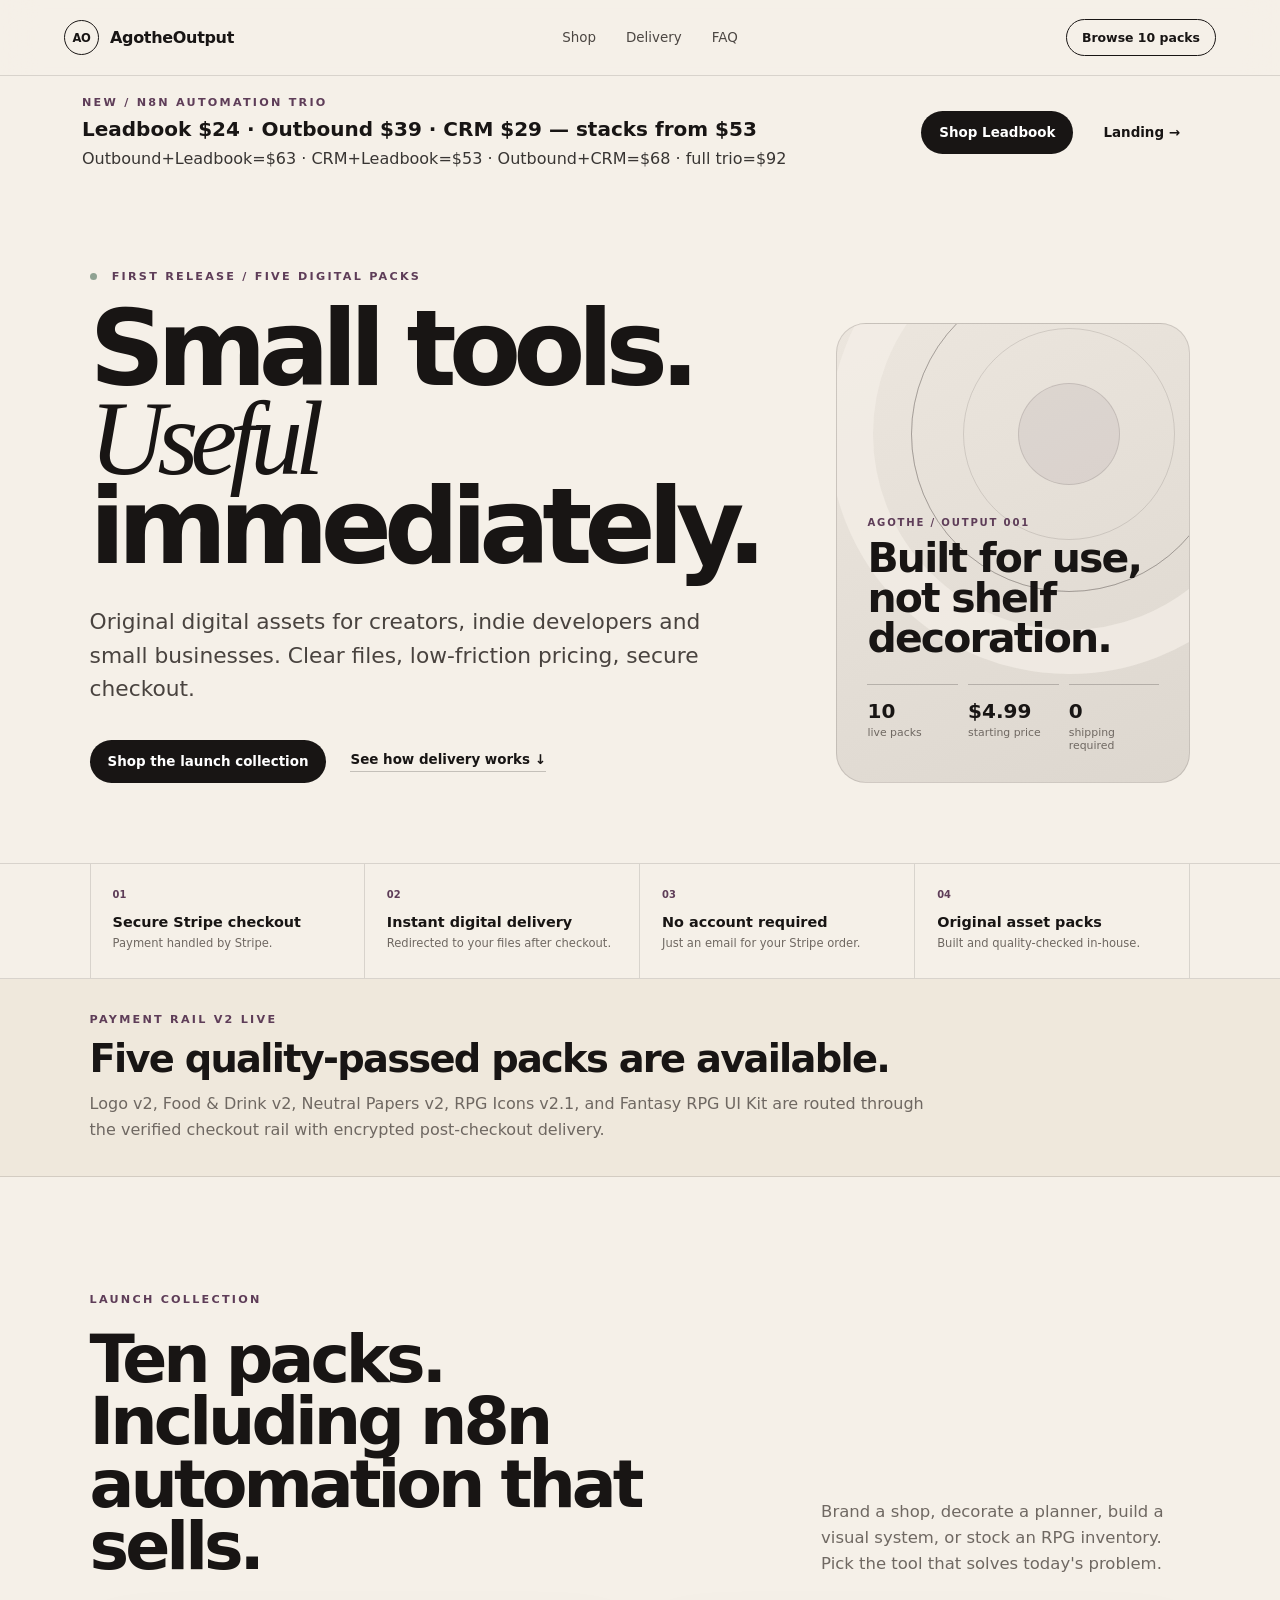
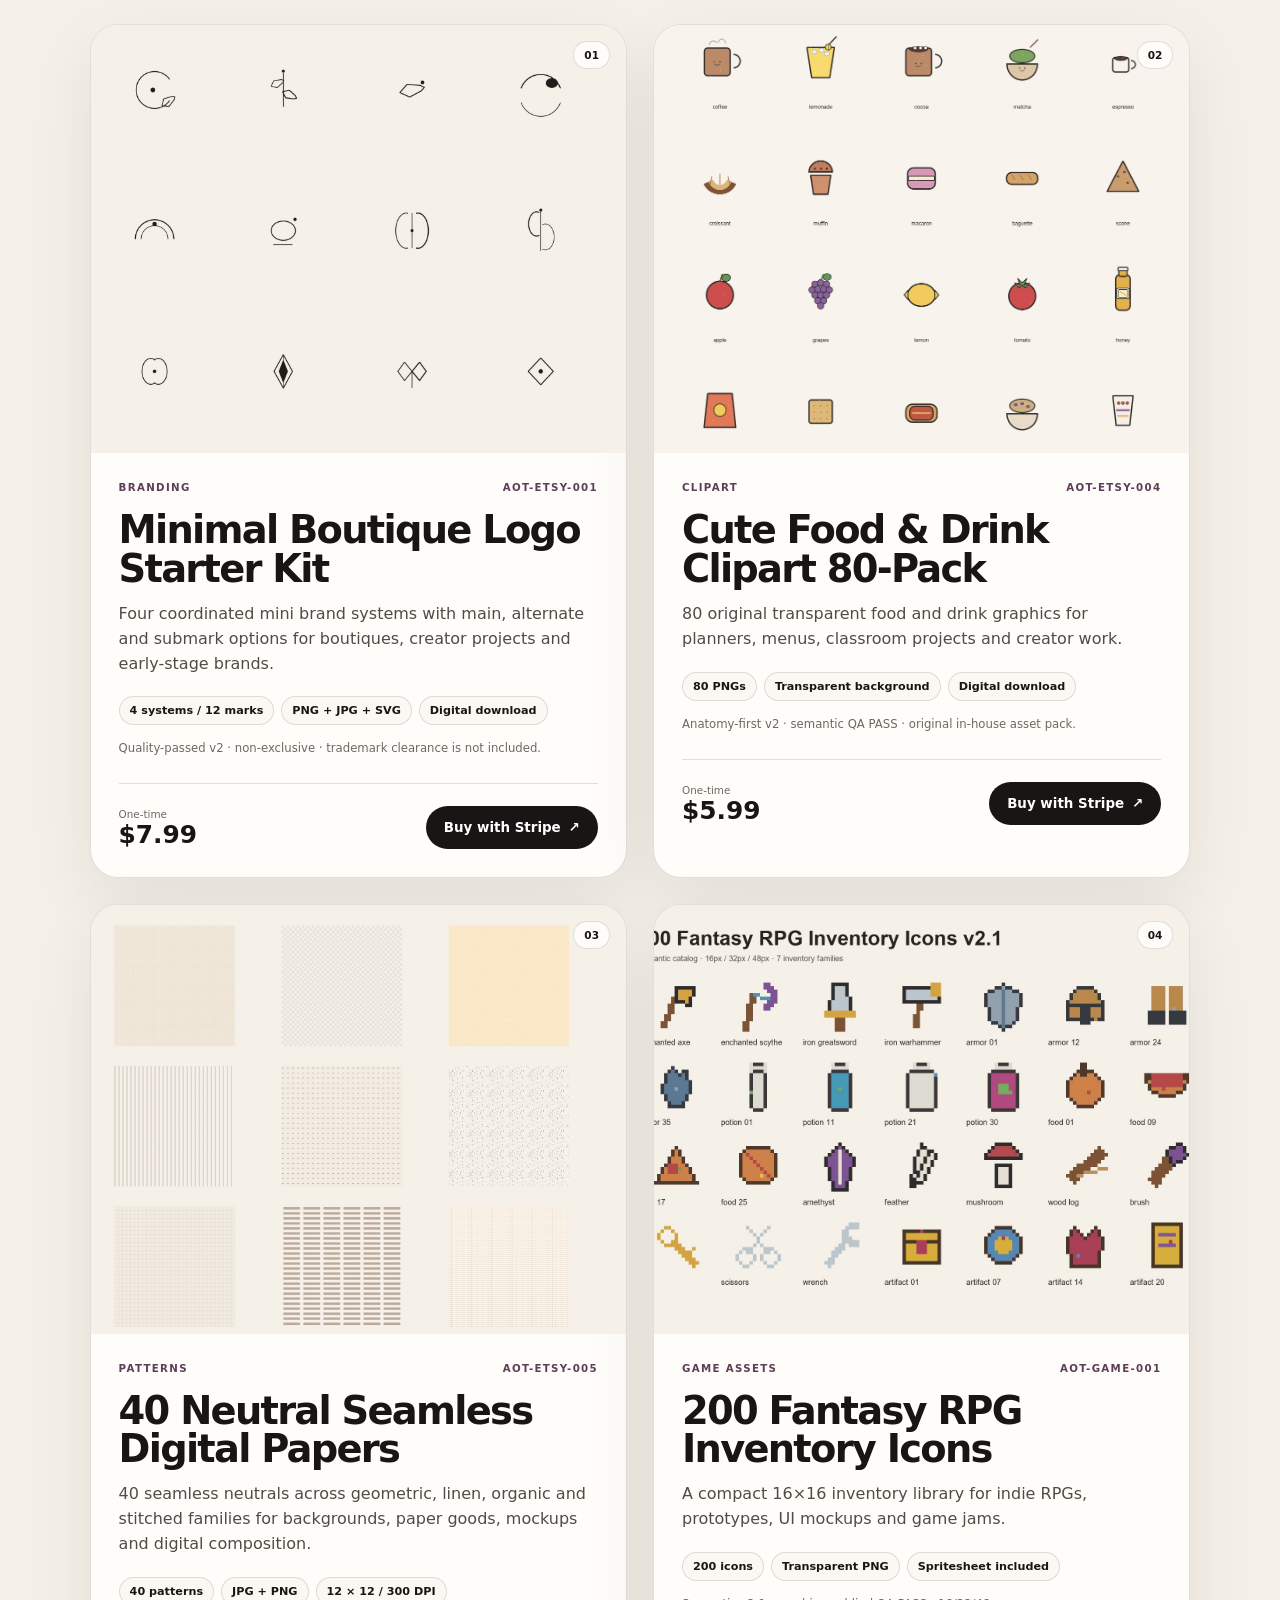
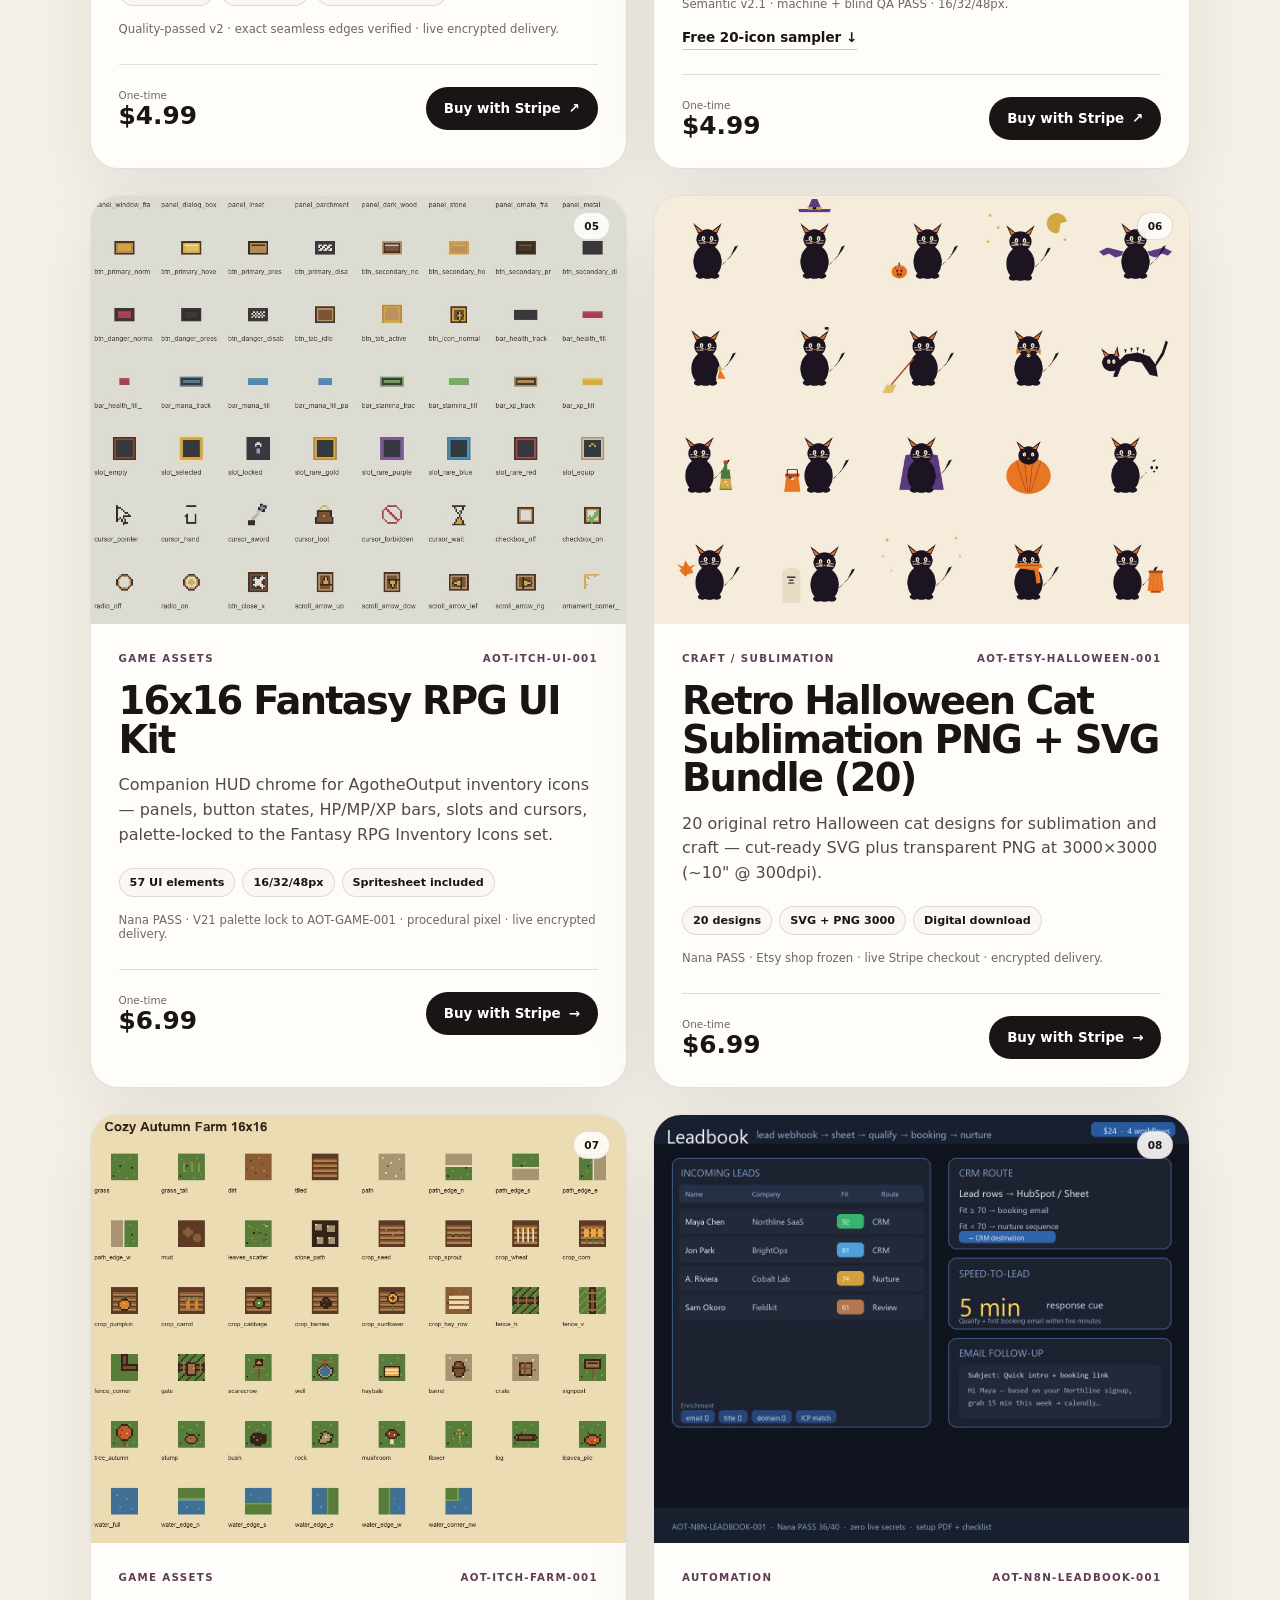
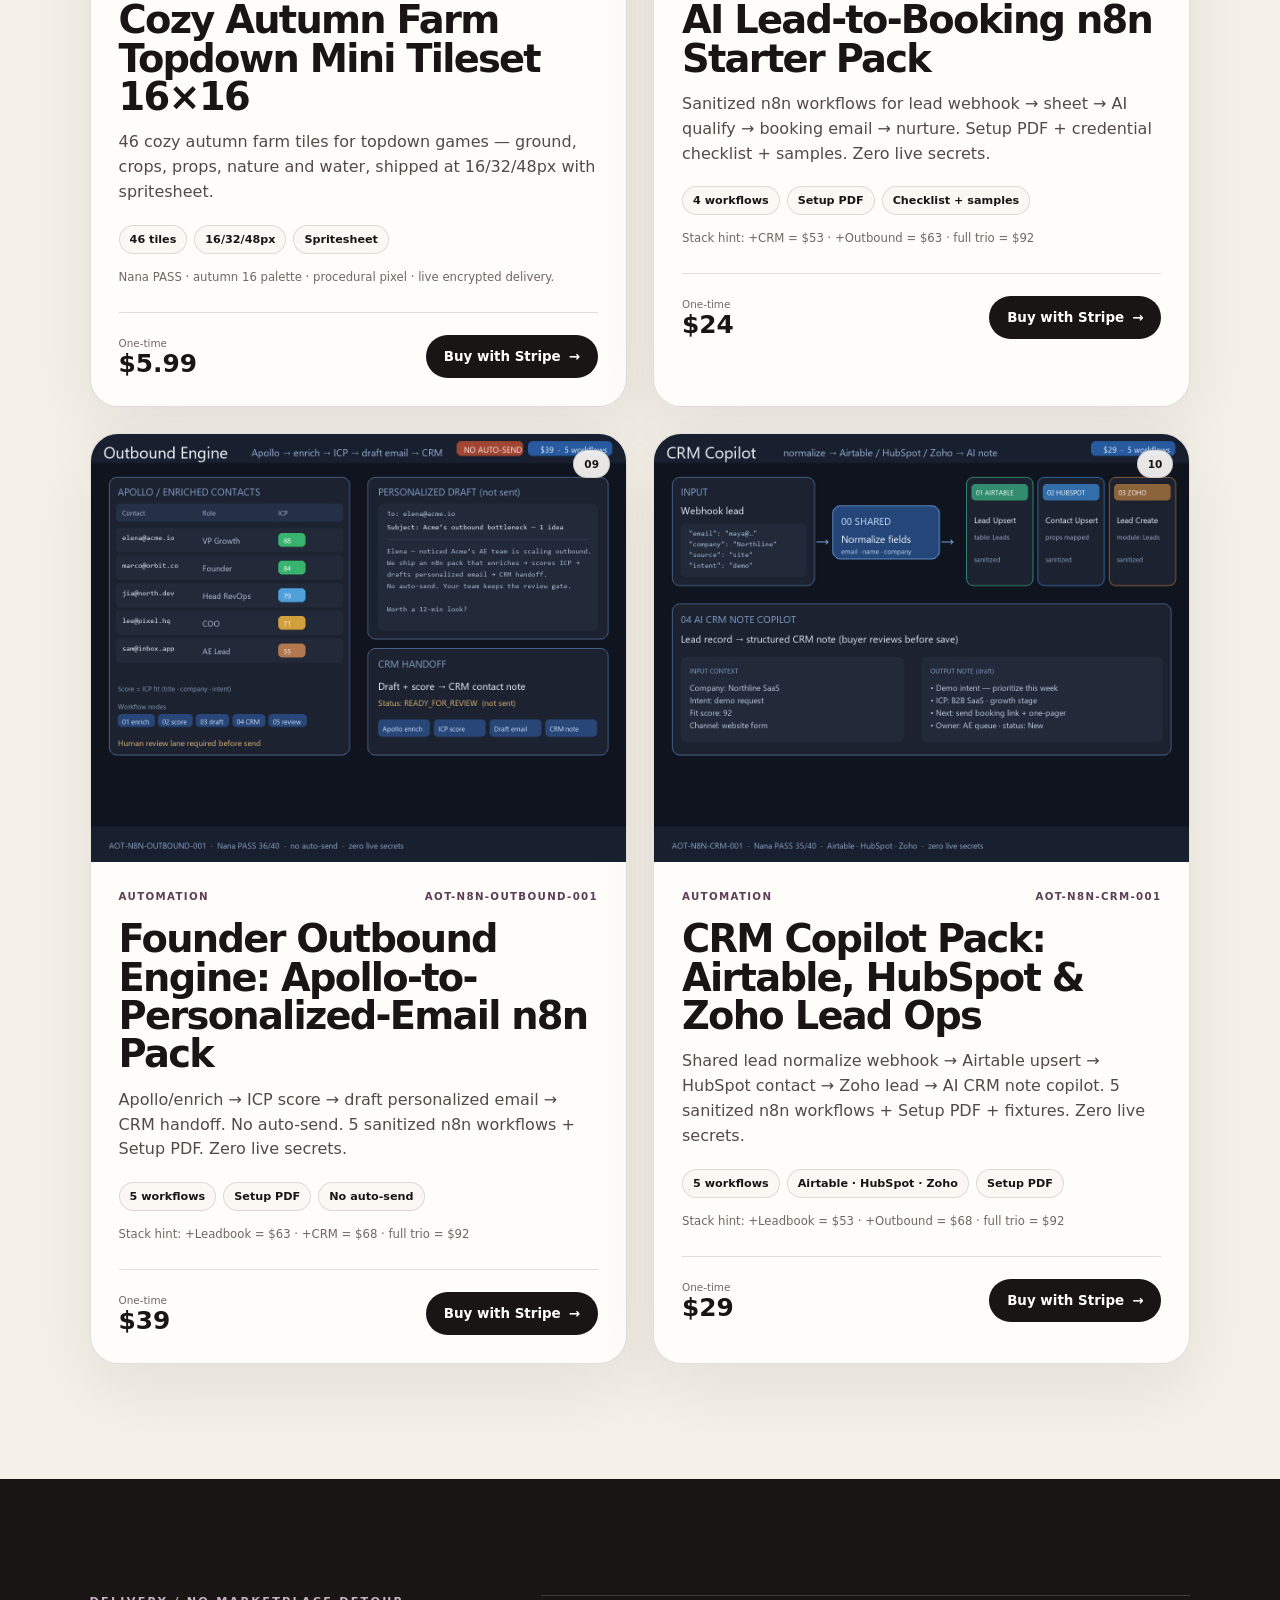
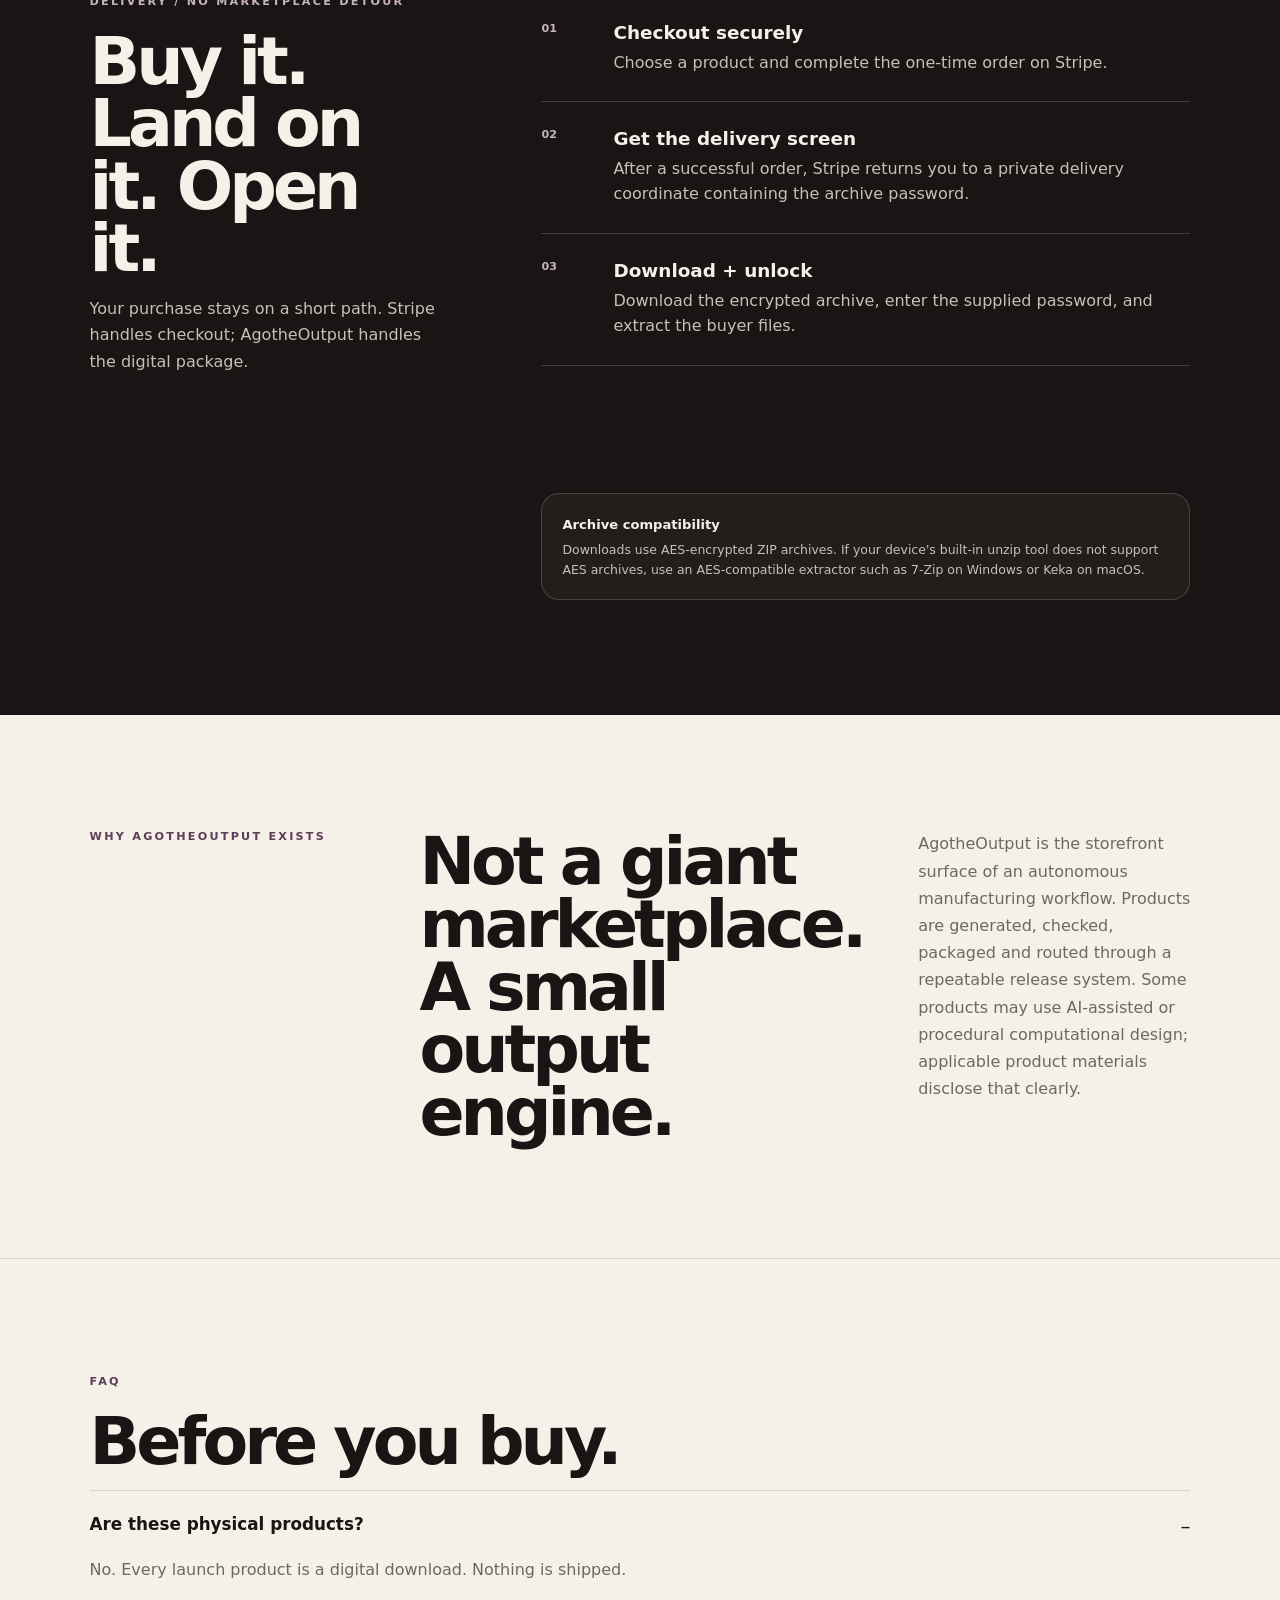
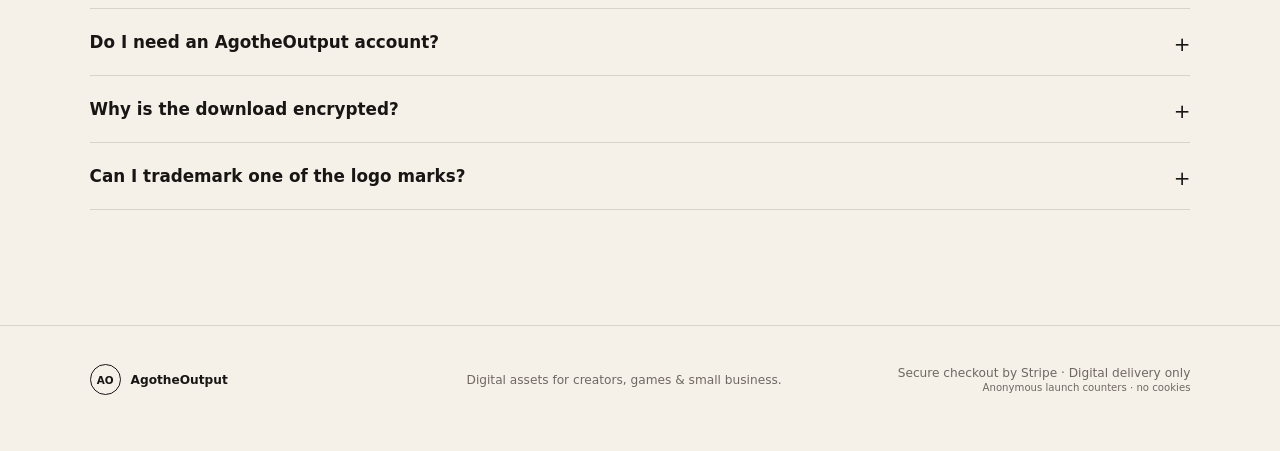
<file: index.html>
<!doctype html>
<html lang="en">
<head>
<meta charset="utf-8">
<meta name="viewport" content="width=device-width,initial-scale=1">
<title>AgotheOutput | n8n Automation Packs + Digital Assets (Leadbook, Outbound, CRM)</title>
<meta name="description" content="Buy AI Lead-to-Booking ($24), Founder Outbound Engine ($39), and CRM Copilot ($29) n8n packs — or stack Leadbook+CRM=$53, Outbound+Leadbook=$63, full trio=$92. Plus creator and game asset packs. Secure Stripe checkout.">
<meta name="theme-color" content="#f5f0e8">
<meta property="og:title" content="AgotheOutput — n8n Leadbook, Outbound & CRM packs from $24">
<meta property="og:description" content="Sell-ready n8n automation packs: Leadbook $24, Outbound $39, CRM $29. Stack from $53. Instant encrypted delivery via Stripe.">
<meta property="og:type" content="website">
<meta property="og:url" content="https://gtsgob.github.io/agotheoutput-store/">
<meta property="og:image" content="https://gtsgob.github.io/agotheoutput-store/assets/og.jpg">
<meta name="twitter:card" content="summary_large_image">
<meta name="twitter:title" content="AgotheOutput — n8n Leadbook, Outbound & CRM from $24">
<meta name="twitter:description" content="Leadbook $24 · Outbound $39 · CRM $29. Stacks from $53. Stripe checkout, encrypted delivery.">
<link rel="icon" href="data:image/svg+xml,<svg xmlns=%22http://www.w3.org/2000/svg%22 viewBox=%220 0 64 64%22><rect width=%2264%22 height=%2264%22 rx=%2232%22 fill=%22%23181514%22/><text x=%2232%22 y=%2239%22 text-anchor=%22middle%22 font-size=%2220%22 font-family=%22Arial%22 font-weight=%22700%22 fill=%22white%22>AO</text></svg>">
<link rel="stylesheet" href="styles.css?v=launch-3">
</head>
<body>
<header class="site-header">
  <a class="brand" href="#top" aria-label="AgotheOutput home"><span class="brand-mark">AO</span><span>AgotheOutput</span></a>
  <nav aria-label="Primary">
    <a href="#shop">Shop</a>
    <a href="#delivery">Delivery</a>
    <a href="#faq">FAQ</a>
  </nav>
  <a class="header-cta" href="#shop">Browse 10 packs</a>
</header>
<section style="max-width:1180px;margin:20px auto 0;padding:0 32px">
  <div class="note" style="display:flex;gap:24px;align-items:center;justify-content:space-between;flex-wrap:wrap">
    <div>
      <p class="eyebrow" style="margin-bottom:8px">NEW / N8N AUTOMATION TRIO</p>
      <strong style="font-size:1.25rem">Leadbook $24 · Outbound $39 · CRM $29 — stacks from $53</strong>
      <p style="margin:8px 0 0;opacity:.85">Outbound+Leadbook=$63 · CRM+Leadbook=$53 · Outbound+CRM=$68 · full trio=$92</p>
    </div>
    <div style="display:flex;gap:12px;flex-wrap:wrap">
      <a class="button button-dark" href="#aot-n8n-leadbook-001">Shop Leadbook</a>
      <a class="button" href="lead-to-booking.html">Landing →</a>
    </div>
  </div>
</section>


<main id="top">
  <section class="hero">
    <div class="hero-copy">
      <p class="eyebrow"><span class="dot"></span> FIRST RELEASE / FIVE DIGITAL PACKS</p>
      <h1>Small tools.<br><em>Useful</em> immediately.</h1>
      <p class="lede">Original digital assets for creators, indie developers and small businesses. Clear files, low-friction pricing, secure checkout.</p>
      <div class="hero-actions">
        <a class="button button-dark" href="#shop">Shop the launch collection</a>
        <a class="text-link" href="#delivery">See how delivery works <span>↓</span></a>
      </div>
    </div>
    <aside class="hero-panel" aria-label="Store promises">
      <div class="aperture" aria-hidden="true"><i></i><i></i><i></i></div>
      <div class="panel-copy">
        <p>AGOTHE / OUTPUT 001</p>
        <strong>Built for use,<br>not shelf decoration.</strong>
      </div>
      <dl>
        <div><dt>10</dt><dd>live packs</dd></div>
        <div><dt>$4.99</dt><dd>starting price</dd></div>
        <div><dt>0</dt><dd>shipping required</dd></div>
      </dl>
    </aside>
  </section>

  <section class="trust-rail" aria-label="Shopping benefits">
    <div><span>01</span><strong>Secure Stripe checkout</strong><small>Payment handled by Stripe.</small></div>
    <div><span>02</span><strong>Instant digital delivery</strong><small>Redirected to your files after checkout.</small></div>
    <div><span>03</span><strong>No account required</strong><small>Just an email for your Stripe order.</small></div>
    <div><span>04</span><strong>Original asset packs</strong><small>Built and quality-checked in-house.</small></div>
  </section>

  <section class="quality-banner" id="quality-refresh"><p class="eyebrow">PAYMENT RAIL V2 LIVE</p><h2>Five quality-passed packs are available.</h2><p>Logo v2, Food & Drink v2, Neutral Papers v2, RPG Icons v2.1, and Fantasy RPG UI Kit are routed through the verified checkout rail with encrypted post-checkout delivery.</p></section><section class="collection" id="shop">
    <div class="section-heading">
      <div><p class="eyebrow">LAUNCH COLLECTION</p><h2>Ten packs. Including n8n automation that sells.</h2></div>
      <p>Brand a shop, decorate a planner, build a visual system, or stock an RPG inventory. Pick the tool that solves today's problem.</p>
    </div>
    <div class="product-grid"><article class="product-card" id="aot-etsy-001" data-sku="AOT-ETSY-001">
      <a class="product-media" href="https://buy.stripe.com/bJe00b6bz7648Xw9uC0x20g" aria-label="Buy Minimal Boutique Logo Starter Kit">
        <img src="assets/previews/aot-etsy-001.jpg" alt="Minimal Boutique Logo Starter Kit preview" loading="eager">
        <span class="media-index">01</span>
      </a>
      <div class="product-body">
        <div class="product-topline"><span>Branding</span><span>AOT-ETSY-001</span></div>
        <h3>Minimal Boutique Logo Starter Kit</h3>
        <p class="product-desc">Four coordinated mini brand systems with main, alternate and submark options for boutiques, creator projects and early-stage brands.</p>
        <div class="chips"><span>4 systems / 12 marks</span><span>PNG + JPG + SVG</span><span>Digital download</span></div>
        <p class="product-note">Quality-passed v2 · non-exclusive · trademark clearance is not included.</p>
        <div class="purchase-row">
          <div><small>One-time</small><strong>$7.99</strong></div>
          <a class="button button-dark" href="https://buy.stripe.com/bJe00b6bz7648Xw9uC0x20g">Buy with Stripe <span aria-hidden="true">↗</span></a>
        </div>
      </div>
    </article><article class="product-card" id="aot-etsy-004" data-sku="AOT-ETSY-004">
      <a class="product-media" href="https://buy.stripe.com/bJe00b43raigehQayG0x20h" aria-label="Buy Cute Food & Drink Clipart 80-Pack">
        <img src="assets/previews/aot-etsy-004.jpg" alt="Cute Food & Drink Clipart 80-Pack preview" loading="eager">
        <span class="media-index">02</span>
      </a>
      <div class="product-body">
        <div class="product-topline"><span>Clipart</span><span>AOT-ETSY-004</span></div>
        <h3>Cute Food & Drink Clipart 80-Pack</h3>
        <p class="product-desc">80 original transparent food and drink graphics for planners, menus, classroom projects and creator work.</p>
        <div class="chips"><span>80 PNGs</span><span>Transparent background</span><span>Digital download</span></div>
        <p class="product-note">Anatomy-first v2 · semantic QA PASS · original in-house asset pack.</p>
        <div class="purchase-row">
          <div><small>One-time</small><strong>$5.99</strong></div>
          <a class="button button-dark" href="https://buy.stripe.com/bJe00b43raigehQayG0x20h">Buy with Stripe <span aria-hidden="true">↗</span></a>
        </div>
      </div>
    </article><article class="product-card" id="aot-etsy-005" data-sku="AOT-ETSY-005">
      <a class="product-media" href="https://buy.stripe.com/7sY28jgQd3TS2z8cGO0x20i" aria-label="Buy 40 Neutral Seamless Digital Papers">
        <img src="assets/previews/aot-etsy-005.jpg" alt="40 Neutral Seamless Digital Papers preview" loading="lazy">
        <span class="media-index">03</span>
      </a>
      <div class="product-body">
        <div class="product-topline"><span>Patterns</span><span>AOT-ETSY-005</span></div>
        <h3>40 Neutral Seamless Digital Papers</h3>
        <p class="product-desc">40 seamless neutrals across geometric, linen, organic and stitched families for backgrounds, paper goods, mockups and digital composition.</p>
        <div class="chips"><span>40 patterns</span><span>JPG + PNG</span><span>12 × 12 / 300 DPI</span></div>
        <p class="product-note">Quality-passed v2 · exact seamless edges verified · live encrypted delivery.</p>
        <div class="purchase-row">
          <div><small>One-time</small><strong>$4.99</strong></div>
          <a class="button button-dark" href="https://buy.stripe.com/7sY28jgQd3TS2z8cGO0x20i">Buy with Stripe <span aria-hidden="true">↗</span></a>
        </div>
      </div>
    </article><article class="product-card" id="aot-game-001" data-sku="AOT-GAME-001">
      <a class="product-media" href="https://buy.stripe.com/5kQcMXgQdcqo3DccGO0x20j" aria-label="Buy 200 Fantasy RPG Inventory Icons">
        <img src="assets/previews/aot-game-001.jpg" alt="200 Fantasy RPG Inventory Icons preview" loading="lazy">
        <span class="media-index">04</span>
      </a>
      <div class="product-body">
        <div class="product-topline"><span>Game assets</span><span>AOT-GAME-001</span></div>
        <h3>200 Fantasy RPG Inventory Icons</h3>
        <p class="product-desc">A compact 16×16 inventory library for indie RPGs, prototypes, UI mockups and game jams.</p>
        <div class="chips"><span>200 icons</span><span>Transparent PNG</span><span>Spritesheet included</span></div>
        <p class="product-note">Semantic v2.1 · machine + blind QA PASS · 16/32/48px.</p>
        <p><a class="text-link sampler-link" data-sampler="true" data-sku="AOT-GAME-001" href="https://github.com/gtsgob/agotheoutput-store/releases/download/delivery-v1/agotheoutput_rpg_icons_free_sampler_20.zip">Free 20-icon sampler ↓</a></p>
        <div class="purchase-row">
          <div><small>One-time</small><strong>$4.99</strong></div>
          <a class="button button-dark" href="https://buy.stripe.com/5kQcMXgQdcqo3DccGO0x20j">Buy with Stripe <span aria-hidden="true">↗</span></a>
        </div>
      </div>
    </article><article class="product-card" id="aot-itch-ui-001" data-sku="AOT-ITCH-UI-001">
      <a class="product-media" href="https://buy.stripe.com/bJebIT9nL7642z89uC0x20l" aria-label="Buy 16x16 Fantasy RPG UI Kit">
        <img src="assets/previews/aot-itch-ui-001.jpg" alt="16x16 Fantasy RPG UI Kit preview" loading="lazy">
        <span class="media-index">05</span>
      </a>
      <div class="product-body">
        <div class="product-topline"><span>Game assets</span><span>AOT-ITCH-UI-001</span></div>
        <h3>16x16 Fantasy RPG UI Kit</h3>
        <p class="product-desc">Companion HUD chrome for AgotheOutput inventory icons — panels, button states, HP/MP/XP bars, slots and cursors, palette-locked to the Fantasy RPG Inventory Icons set.</p>
        <div class="chips"><span>57 UI elements</span><span>16/32/48px</span><span>Spritesheet included</span></div>
        <p class="product-note">Nana PASS · V21 palette lock to AOT-GAME-001 · procedural pixel · live encrypted delivery.</p>
        <div class="purchase-row">
          <div><small>One-time</small><strong>$6.99</strong></div>
          <a class="button button-dark" href="https://buy.stripe.com/bJebIT9nL7642z89uC0x20l">Buy with Stripe <span aria-hidden="true">→</span></a>
        </div>
      </div>
    </article><article class="product-card" id="aot-etsy-halloween-001" data-sku="AOT-ETSY-HALLOWEEN-001">
      <a class="product-media" href="https://buy.stripe.com/eVq4gr57vgGE5Lk6iq0x20m" aria-label="Buy Retro Halloween Cat Sublimation PNG + SVG Bundle (20)">
        <img src="assets/previews/aot-etsy-halloween-001.jpg" alt="Retro Halloween Cat Sublimation PNG + SVG Bundle preview" loading="lazy">
        <span class="media-index">06</span>
      </a>
      <div class="product-body">
        <div class="product-topline"><span>Craft / Sublimation</span><span>AOT-ETSY-HALLOWEEN-001</span></div>
        <h3>Retro Halloween Cat Sublimation PNG + SVG Bundle (20)</h3>
        <p class="product-desc">20 original retro Halloween cat designs for sublimation and craft — cut-ready SVG plus transparent PNG at 3000×3000 (~10" @ 300dpi).</p>
        <div class="chips"><span>20 designs</span><span>SVG + PNG 3000</span><span>Digital download</span></div>
        <p class="product-note">Nana PASS · Etsy shop frozen · live Stripe checkout · encrypted delivery.</p>
        <div class="purchase-row">
          <div><small>One-time</small><strong>$6.99</strong></div>
          <a class="button button-dark" href="https://buy.stripe.com/eVq4gr57vgGE5Lk6iq0x20m">Buy with Stripe <span aria-hidden="true">→</span></a>
        </div>
      </div>
    </article><article class="product-card" id="aot-itch-farm-001" data-sku="AOT-ITCH-FARM-001">
      <a class="product-media" href="https://buy.stripe.com/8x2fZ96bz9ec8Xw36e0x20n" aria-label="Buy Cozy Autumn Farm Topdown Mini Tileset 16×16">
        <img src="assets/previews/aot-itch-farm-001.jpg" alt="Cozy Autumn Farm Topdown Mini Tileset 16×16 preview" loading="lazy">
        <span class="media-index">07</span>
      </a>
      <div class="product-body">
        <div class="product-topline"><span>Game assets</span><span>AOT-ITCH-FARM-001</span></div>
        <h3>Cozy Autumn Farm Topdown Mini Tileset 16×16</h3>
        <p class="product-desc">46 cozy autumn farm tiles for topdown games — ground, crops, props, nature and water, shipped at 16/32/48px with spritesheet.</p>
        <div class="chips"><span>46 tiles</span><span>16/32/48px</span><span>Spritesheet</span></div>
        <p class="product-note">Nana PASS · autumn 16 palette · procedural pixel · live encrypted delivery.</p>
        <div class="purchase-row">
          <div><small>One-time</small><strong>$5.99</strong></div>
          <a class="button button-dark" href="https://buy.stripe.com/8x2fZ96bz9ec8Xw36e0x20n">Buy with Stripe <span aria-hidden="true">→</span></a>
        </div>
      </div>
    </article><article class="product-card" id="aot-n8n-leadbook-001" data-sku="AOT-N8N-LEADBOOK-001">
      <a class="product-media" href="https://buy.stripe.com/28EaEPczX3TSc9I8qy0x20o" aria-label="Buy AI Lead-to-Booking n8n Starter Pack">
        <img src="assets/previews/aot-n8n-leadbook-001.jpg" alt="AI Lead-to-Booking n8n Starter Pack preview" loading="lazy">
        <span class="media-index">08</span>
      </a>
      <div class="product-body">
        <div class="product-topline"><span>Automation</span><span>AOT-N8N-LEADBOOK-001</span></div>
        <h3>AI Lead-to-Booking n8n Starter Pack</h3>
        <p class="product-desc">Sanitized n8n workflows for lead webhook → sheet → AI qualify → booking email → nurture. Setup PDF + credential checklist + samples. Zero live secrets.</p>
        <div class="chips"><span>4 workflows</span><span>Setup PDF</span><span>Checklist + samples</span></div>
        <p class="product-note">Stack hint: +CRM = $53 · +Outbound = $63 · full trio = $92</p>
        <div class="purchase-row">
          <div><small>One-time</small><strong>$24</strong></div>
          <a class="button button-dark" href="https://buy.stripe.com/28EaEPczX3TSc9I8qy0x20o">Buy with Stripe <span aria-hidden="true">→</span></a>
        </div>
      </div>
    </article><article class="product-card" id="aot-n8n-outbound-001" data-sku="AOT-N8N-OUTBOUND-001">
      <a class="product-media" href="https://buy.stripe.com/8x2bIT9nL1LKa1AfT00x20p" aria-label="Buy Founder Outbound Engine: Apollo-to-Personalized-Email n8n Pack">
        <img src="assets/previews/aot-n8n-outbound-001.jpg" alt="Founder Outbound Engine: Apollo-to-Personalized-Email n8n Pack preview" loading="lazy">
        <span class="media-index">09</span>
      </a>
      <div class="product-body">
        <div class="product-topline"><span>Automation</span><span>AOT-N8N-OUTBOUND-001</span></div>
        <h3>Founder Outbound Engine: Apollo-to-Personalized-Email n8n Pack</h3>
        <p class="product-desc">Apollo/enrich → ICP score → draft personalized email → CRM handoff. No auto-send. 5 sanitized n8n workflows + Setup PDF. Zero live secrets.</p>
        <div class="chips"><span>5 workflows</span><span>Setup PDF</span><span>No auto-send</span></div>
        <p class="product-note">Stack hint: +Leadbook = $63 · +CRM = $68 · full trio = $92</p>
        <div class="purchase-row">
          <div><small>One-time</small><strong>$39</strong></div>
          <a class="button button-dark" href="https://buy.stripe.com/8x2bIT9nL1LKa1AfT00x20p">Buy with Stripe <span aria-hidden="true">→</span></a>
        </div>
      </div>
    </article><article class="product-card" id="aot-n8n-crm-001" data-sku="AOT-N8N-CRM-001">
      <a class="product-media" href="https://buy.stripe.com/8x28wH9nLeywflUeOW0x20q" aria-label="Buy CRM Copilot Pack: Airtable, HubSpot & Zoho Lead Ops">
        <img src="assets/previews/aot-n8n-crm-001.jpg" alt="CRM Copilot Pack: Airtable, HubSpot & Zoho Lead Ops preview" loading="lazy">
        <span class="media-index">10</span>
      </a>
      <div class="product-body">
        <div class="product-topline"><span>Automation</span><span>AOT-N8N-CRM-001</span></div>
        <h3>CRM Copilot Pack: Airtable, HubSpot & Zoho Lead Ops</h3>
        <p class="product-desc">Shared lead normalize webhook → Airtable upsert → HubSpot contact → Zoho lead → AI CRM note copilot. 5 sanitized n8n workflows + Setup PDF + fixtures. Zero live secrets.</p>
        <div class="chips"><span>5 workflows</span><span>Airtable · HubSpot · Zoho</span><span>Setup PDF</span></div>
        <p class="product-note">Stack hint: +Leadbook = $53 · +Outbound = $68 · full trio = $92</p>
        <div class="purchase-row">
          <div><small>One-time</small><strong>$29</strong></div>
          <a class="button button-dark" href="https://buy.stripe.com/8x28wH9nLeywflUeOW0x20q">Buy with Stripe <span aria-hidden="true">→</span></a>
        </div>
      </div>
    </article></div>
  </section>

  <section class="delivery" id="delivery">
    <div class="delivery-intro">
      <p class="eyebrow">DELIVERY / NO MARKETPLACE DETOUR</p>
      <h2>Buy it. Land on it. Open it.</h2>
      <p>Your purchase stays on a short path. Stripe handles checkout; AgotheOutput handles the digital package.</p>
    </div>
    <ol class="steps">
      <li><span>01</span><div><strong>Checkout securely</strong><p>Choose a product and complete the one-time order on Stripe.</p></div></li>
      <li><span>02</span><div><strong>Get the delivery screen</strong><p>After a successful order, Stripe returns you to a private delivery coordinate containing the archive password.</p></div></li>
      <li><span>03</span><div><strong>Download + unlock</strong><p>Download the encrypted archive, enter the supplied password, and extract the buyer files.</p></div></li>
    </ol>
    <div class="compatibility">
      <strong>Archive compatibility</strong>
      <p>Downloads use AES-encrypted ZIP archives. If your device's built-in unzip tool does not support AES archives, use an AES-compatible extractor such as 7-Zip on Windows or Keka on macOS.</p>
    </div>
  </section>

  <section class="system-note">
    <p class="eyebrow">WHY AGOTHEOUTPUT EXISTS</p>
    <div><h2>Not a giant marketplace.<br>A small output engine.</h2>
    <p>AgotheOutput is the storefront surface of an autonomous manufacturing workflow. Products are generated, checked, packaged and routed through a repeatable release system. Some products may use AI-assisted or procedural computational design; applicable product materials disclose that clearly.</p></div>
  </section>

  <section class="faq" id="faq">
    <div class="section-heading compact"><div><p class="eyebrow">FAQ</p><h2>Before you buy.</h2></div></div>
    <details open><summary>Are these physical products?</summary><p>No. Every launch product is a digital download. Nothing is shipped.</p></details>
    <details><summary>Do I need an AgotheOutput account?</summary><p>No. Checkout is handled by Stripe and currently only requires the information Stripe requests for the order.</p></details>
    <details><summary>Why is the download encrypted?</summary><p>The public file host stores an encrypted archive. The archive password is delivered only through the successful post-checkout route.</p></details>
    <details><summary>Can I trademark one of the logo marks?</summary><p>The logo starter kit is sold as non-exclusive premade artwork. Trademark clearance and exclusivity are not included.</p></details>
  </section>
</main>

<footer class="site-footer">
  <div><span class="brand-mark small">AO</span><strong>AgotheOutput</strong></div>
  <p>Digital assets for creators, games & small business.</p>
  <p>Secure checkout by Stripe · Digital delivery only<br><small>Anonymous launch counters · no cookies</small></p>
</footer>
<script src="analytics.js?v=ao-analytics-2" defer></script>
</body>
</html>
</file>
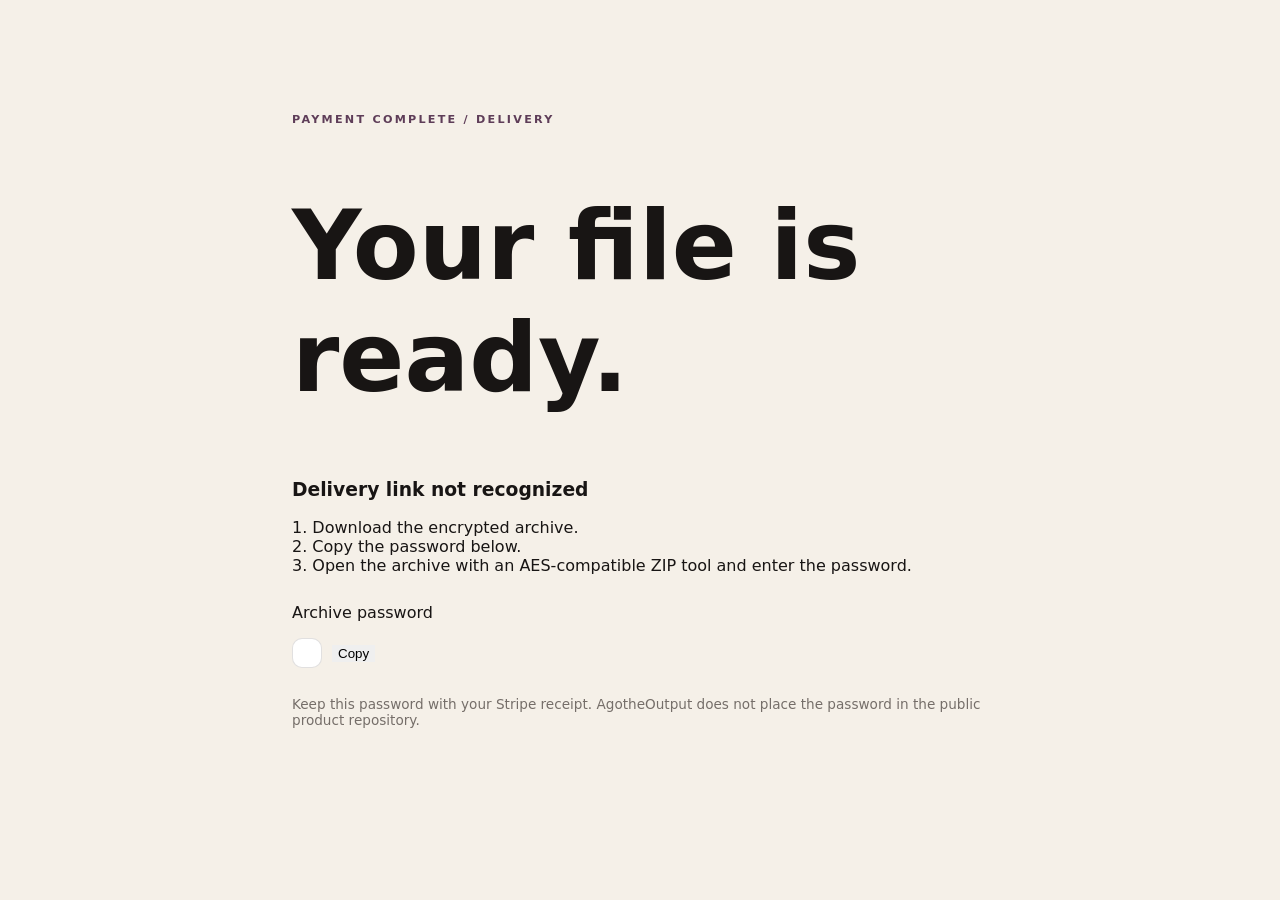
<file: delivery.html>
<!doctype html>
<html lang="en"><head><meta charset="utf-8"><meta name="viewport" content="width=device-width,initial-scale=1">
<meta name="robots" content="noindex,nofollow"><title>Your AgotheOutput download</title><link rel="stylesheet" href="styles.css?v=launch-3"></head>
<body><main style="max-width:760px;margin:9vh auto;padding:32px">
<p class="eyebrow">PAYMENT COMPLETE / DELIVERY</p><h1 style="font-size:clamp(3rem,8vw,6rem)">Your file is ready.</h1>
<div class="note" style="margin-top:36px">
<h3 id="product">Loading purchase…</h3>
<p>1. Download the encrypted archive.<br>2. Copy the password below.<br>3. Open the archive with an AES-compatible ZIP tool and enter the password.</p>
<p><a id="download" class="buy" href="#">Download encrypted archive</a></p>
<p style="margin-top:28px">Archive password</p>
<div style="display:flex;gap:10px;align-items:center"><code id="key" style="font-size:1.05rem;padding:14px;border:1px solid var(--line);background:#fff;border-radius:10px;word-break:break-all"></code>
<button id="copy" class="buy" style="border:0;cursor:pointer">Copy</button></div>
<p style="font-size:.85rem;color:#756e69;margin-top:28px">Keep this password with your Stripe receipt. AgotheOutput does not place the password in the public product repository.</p>
</div></main>
<script>
const catalog={"AOT-ETSY-001": {"name": "Minimal Boutique Logo Starter Kit", "url": "https://github.com/gtsgob/agotheoutput-store/releases/download/delivery-v1/agotheoutput_logo_starter_kit.aes.zip", "asset": "agotheoutput_logo_starter_kit.aes.zip"}, "AOT-ETSY-004": {"name": "Cute Food & Drink Clipart 80-Pack", "url": "https://github.com/gtsgob/agotheoutput-store/releases/download/delivery-v1/agotheoutput_food_clipart_80.aes.zip", "asset": "agotheoutput_food_clipart_80.aes.zip"}, "AOT-ETSY-005": {"name": "40 Neutral Seamless Digital Papers", "url": "https://github.com/gtsgob/agotheoutput-store/releases/download/delivery-v1/agotheoutput_neutral_digital_papers_40.aes.zip", "asset": "agotheoutput_neutral_digital_papers_40.aes.zip"}, "AOT-GAME-001": {"name": "200 Fantasy RPG Inventory Icons", "url": "https://github.com/gtsgob/agotheoutput-store/releases/download/delivery-v1/agotheoutput_fantasy_rpg_icons_200.aes.zip", "asset": "agotheoutput_fantasy_rpg_icons_200.aes.zip"}, "AOT-ITCH-UI-001": {"name": "16x16 Fantasy RPG UI Kit", "url": "https://github.com/gtsgob/agotheoutput-store/releases/download/delivery-v1/agotheoutput_fantasy_rpg_ui_kit_16.aes.zip", "asset": "agotheoutput_fantasy_rpg_ui_kit_16.aes.zip"}, "AOT-ETSY-HALLOWEEN-001": {"name": "Retro Halloween Cat Sublimation PNG + SVG Bundle (20)", "url": "https://github.com/gtsgob/agotheoutput-store/releases/download/delivery-v1/agotheoutput_retro_halloween_cat_bundle_20.aes.zip", "asset": "agotheoutput_retro_halloween_cat_bundle_20.aes.zip"}, "AOT-ITCH-FARM-001": {"name": "Cozy Autumn Farm Topdown Mini Tileset 16×16", "url": "https://github.com/gtsgob/agotheoutput-store/releases/download/delivery-v1/agotheoutput_cozy_autumn_farm_tileset_16.aes.zip", "asset": "agotheoutput_cozy_autumn_farm_tileset_16.aes.zip"}, "AOT-N8N-LEADBOOK-001": {"name": "AI Lead-to-Booking n8n Starter Pack", "url": "https://github.com/gtsgob/agotheoutput-store/releases/download/delivery-v1/agotheoutput_n8n_leadbook_starter.aes.zip", "asset": "agotheoutput_n8n_leadbook_starter.aes.zip"}, "AOT-N8N-OUTBOUND-001": {"name": "Founder Outbound Engine: Apollo-to-Personalized-Email n8n Pack", "url": "https://github.com/gtsgob/agotheoutput-store/releases/download/delivery-v1/agotheoutput_n8n_outbound_engine.aes.zip", "asset": "agotheoutput_n8n_outbound_engine.aes.zip"}, "AOT-N8N-CRM-001": {"name": "CRM Copilot Pack: Airtable, HubSpot & Zoho Lead Ops", "url": "https://github.com/gtsgob/agotheoutput-store/releases/download/delivery-v1/agotheoutput_n8n_crm_copilot.aes.zip", "asset": "agotheoutput_n8n_crm_copilot.aes.zip"}};
const sku=new URLSearchParams(location.search).get('sku');
const key=decodeURIComponent((location.hash||'').replace(/^#k=/,''));
const item=catalog[sku];
if(item){
 document.getElementById('product').textContent=item.name;
 document.getElementById('download').href=item.url;
 document.getElementById('key').textContent=key||'Password missing. Contact seller with your Stripe receipt.';
} else {
 document.getElementById('product').textContent='Delivery link not recognized';
 document.getElementById('download').style.display='none';
}
document.getElementById('copy').onclick=()=>navigator.clipboard.writeText(document.getElementById('key').textContent);
</script></body></html>
</file>
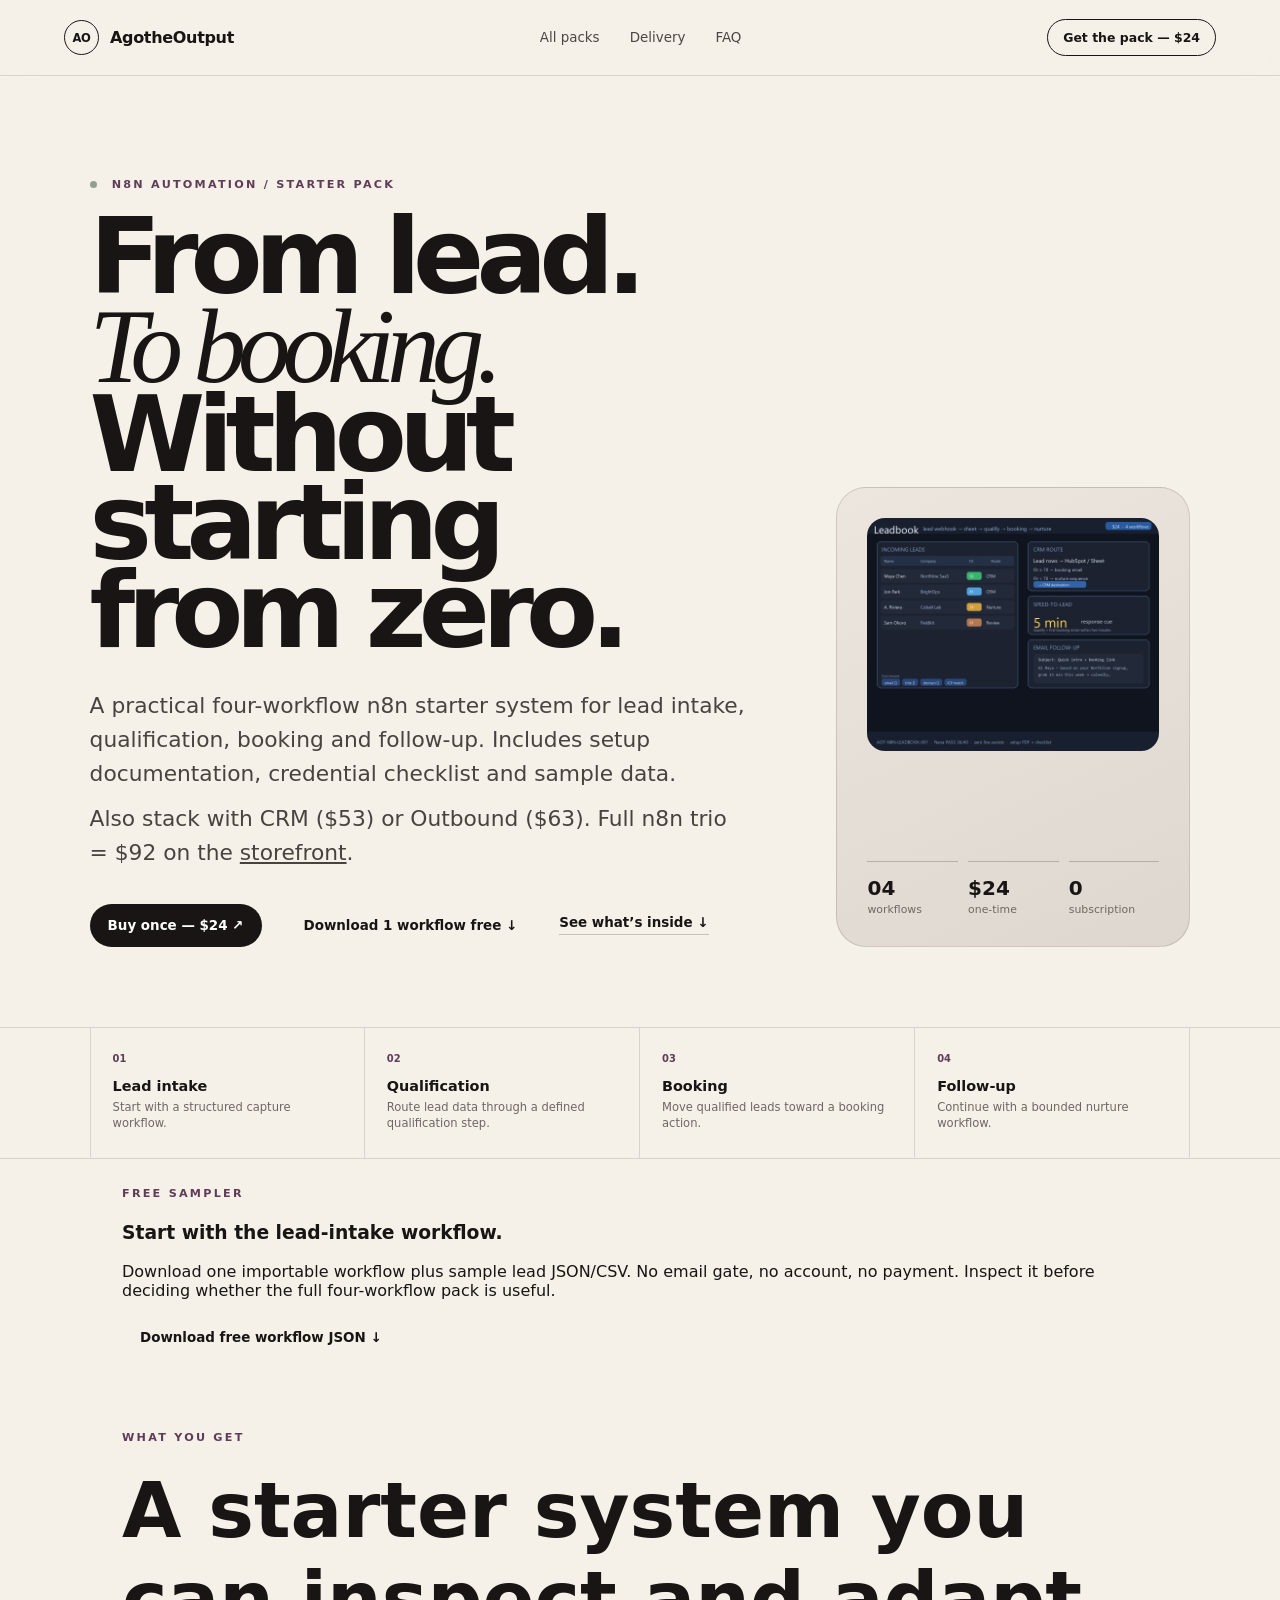
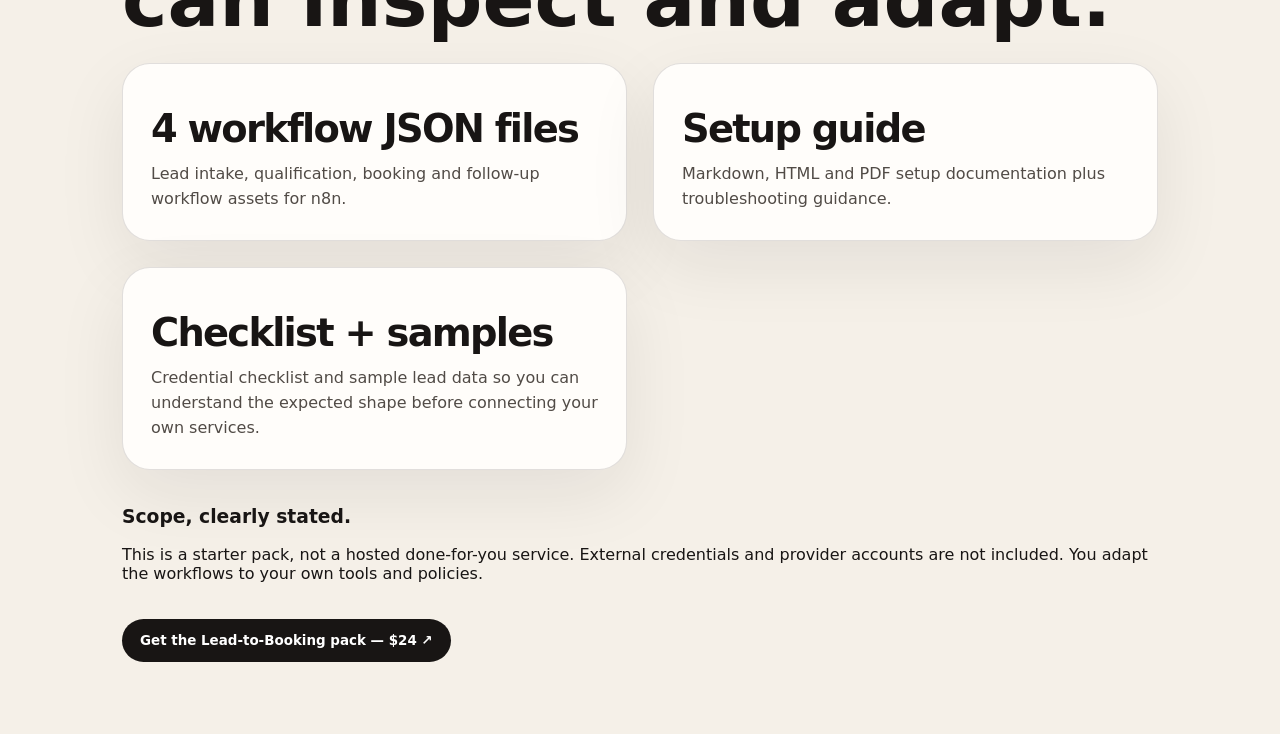
<file: lead-to-booking.html>
<!doctype html>
<html lang="en">
<head>
<meta charset="utf-8">
<meta name="viewport" content="width=device-width,initial-scale=1">
<title>AI Lead-to-Booking n8n Starter Pack | AgotheOutput</title>
<meta name="description" content="Four importable n8n workflow templates for lead intake, qualification, booking and follow-up, plus setup guide, checklist and sample data. One-time $24.">
<link rel="canonical" href="https://gtsgob.github.io/agotheoutput-store/lead-to-booking.html">
<meta property="og:title" content="AI Lead-to-Booking n8n Starter Pack — $24">
<meta property="og:description" content="4 n8n workflows + setup guide + checklist + samples. Built for founders and small teams who want a practical lead-to-booking starting point.">
<meta property="og:image" content="https://gtsgob.github.io/agotheoutput-store/assets/previews/aot-n8n-leadbook-001.jpg">
<meta property="og:url" content="https://gtsgob.github.io/agotheoutput-store/lead-to-booking.html">
<meta name="twitter:card" content="summary_large_image">
<link rel="stylesheet" href="styles.css?v=launch-3">
<script type="application/ld+json">
{"@context":"https://schema.org","@type":"Product","name":"AI Lead-to-Booking n8n Starter Pack","description":"Four importable n8n workflow templates for lead intake, qualification, booking and follow-up, plus setup guide, checklist and sample data.","image":"https://gtsgob.github.io/agotheoutput-store/assets/previews/aot-n8n-leadbook-001.jpg","sku":"AOT-N8N-LEADBOOK-001","offers":{"@type":"Offer","priceCurrency":"USD","price":"24.00","availability":"https://schema.org/InStock","url":"https://buy.stripe.com/28EaEPczX3TSc9I8qy0x20o"}}
</script>
</head>
<body>
<header class="site-header">
<a class="brand" href="index.html"><span class="brand-mark">AO</span><span>AgotheOutput</span></a>
<nav><a href="index.html#shop">All packs</a><a href="index.html#delivery">Delivery</a><a href="index.html#faq">FAQ</a></nav>
<a class="header-cta" href="https://buy.stripe.com/28EaEPczX3TSc9I8qy0x20o">Get the pack — $24</a>
</header>
<main>
<section class="hero">
<div class="hero-copy">
<p class="eyebrow"><span class="dot"></span> N8N AUTOMATION / STARTER PACK</p>
<h1>From lead.<br><em>To booking.</em><br>Without starting from zero.</h1>
<p class="lede">A practical four-workflow n8n starter system for lead intake, qualification, booking and follow-up. Includes setup documentation, credential checklist and sample data.</p>
<p class="lede" style="margin-top:12px">Also stack with CRM ($53) or Outbound ($63). Full n8n trio = $92 on the <a href="index.html#aot-n8n-leadbook-001">storefront</a>.</p>
<div class="hero-actions">
<a class="button button-dark" href="https://buy.stripe.com/28EaEPczX3TSc9I8qy0x20o">Buy once — $24 ↗</a>
<a class="button" href="downloads/lead-intake-sampler/01_lead_intake.json" download>Download 1 workflow free ↓</a>
<a class="text-link" href="#inside">See what’s inside ↓</a>
</div>
</div>
<aside class="hero-panel">
<img src="assets/previews/aot-n8n-leadbook-001.jpg" alt="AI Lead-to-Booking n8n Starter Pack preview" style="width:100%;border-radius:18px">
<dl><div><dt>04</dt><dd>workflows</dd></div><div><dt>$24</dt><dd>one-time</dd></div><div><dt>0</dt><dd>subscription</dd></div></dl>
</aside>
</section>
<section class="trust-rail">
<div><span>01</span><strong>Lead intake</strong><small>Start with a structured capture workflow.</small></div>
<div><span>02</span><strong>Qualification</strong><small>Route lead data through a defined qualification step.</small></div>
<div><span>03</span><strong>Booking</strong><small>Move qualified leads toward a booking action.</small></div>
<div><span>04</span><strong>Follow-up</strong><small>Continue with a bounded nurture workflow.</small></div>
</section>
<section style="max-width:1100px;margin:0 auto;padding:28px 32px 0">
<div class="note">
<p class="eyebrow">FREE SAMPLER</p>
<h3>Start with the lead-intake workflow.</h3>
<p>Download one importable workflow plus sample lead JSON/CSV. No email gate, no account, no payment. Inspect it before deciding whether the full four-workflow pack is useful.</p>
<a class="button" href="downloads/lead-intake-sampler/01_lead_intake.json" download>Download free workflow JSON ↓</a>
</div>
</section>
<section id="inside" style="max-width:1100px;margin:0 auto;padding:72px 32px">
<p class="eyebrow">WHAT YOU GET</p>
<h2 style="font-size:clamp(2.5rem,6vw,5rem);margin:.25em 0">A starter system you can inspect and adapt.</h2>
<div class="product-grid">
<article class="product-card"><div class="product-body"><h3>4 workflow JSON files</h3><p class="product-desc">Lead intake, qualification, booking and follow-up workflow assets for n8n.</p></div></article>
<article class="product-card"><div class="product-body"><h3>Setup guide</h3><p class="product-desc">Markdown, HTML and PDF setup documentation plus troubleshooting guidance.</p></div></article>
<article class="product-card"><div class="product-body"><h3>Checklist + samples</h3><p class="product-desc">Credential checklist and sample lead data so you can understand the expected shape before connecting your own services.</p></div></article>
</div>
<div class="note" style="margin-top:36px">
<h3>Scope, clearly stated.</h3>
<p>This is a starter pack, not a hosted done-for-you service. External credentials and provider accounts are not included. You adapt the workflows to your own tools and policies.</p>
</div>
<div style="margin-top:36px">
<a class="button button-dark" href="https://buy.stripe.com/28EaEPczX3TSc9I8qy0x20o">Get the Lead-to-Booking pack — $24 ↗</a>
</div>
</section>
</main>
<script src="analytics.js"></script>
</body>
</html>
</file>
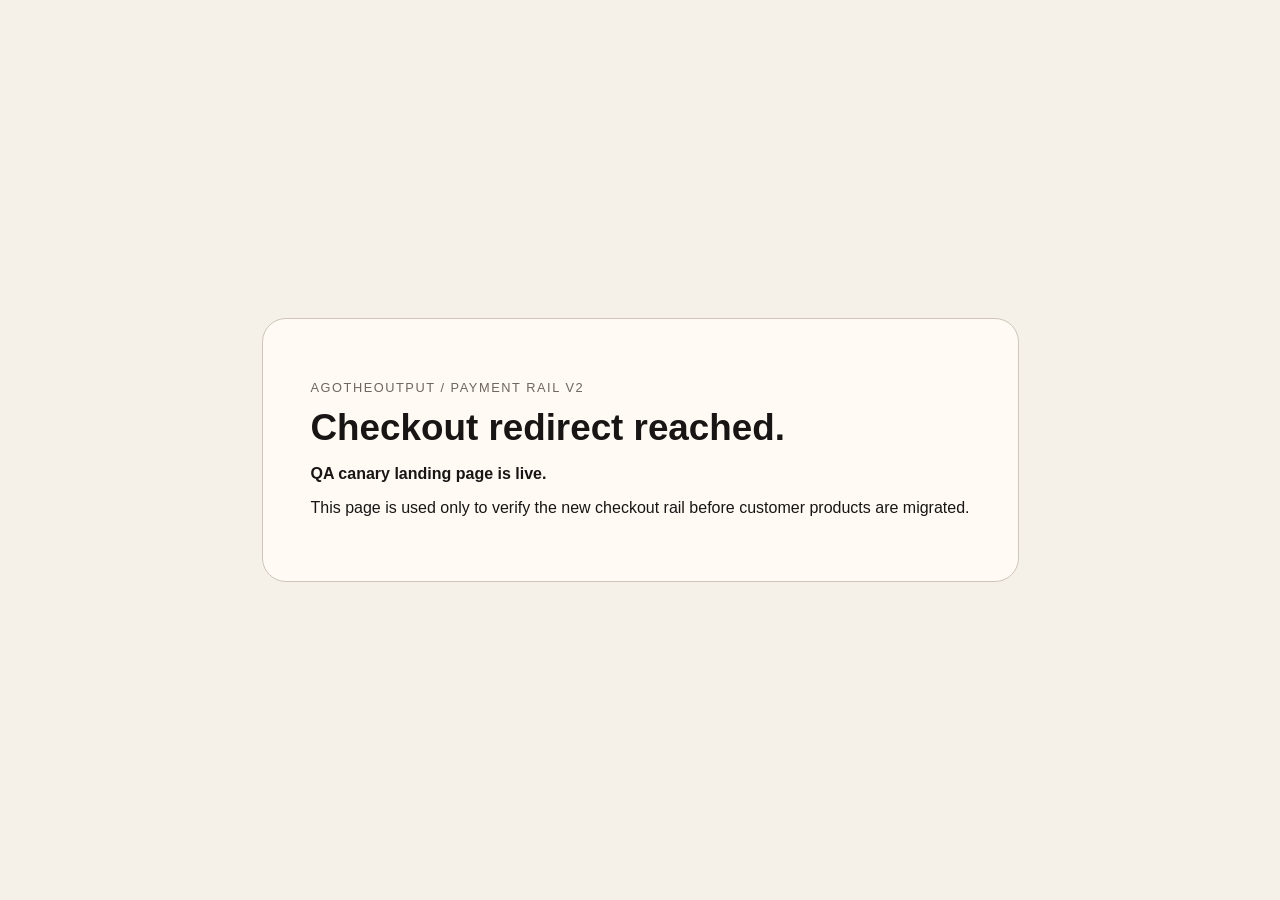
<file: payment-rail-v2-qa.html>
<!doctype html><html><head><meta charset="utf-8"><meta name="viewport" content="width=device-width,initial-scale=1"><title>AgotheOutput Payment Rail v2 QA</title><style>body{font-family:Arial,sans-serif;background:#f5f0e8;color:#181514;margin:0;display:grid;place-items:center;min-height:100vh}.card{max-width:700px;padding:48px;border:1px solid #cfc5b9;background:#fffaf4;border-radius:24px}h1{font-size:2.3rem;margin:.2em 0}.eyebrow{letter-spacing:.12em;font-size:.8rem;color:#6e665f}.ok{font-weight:700}</style></head><body><main class="card"><p class="eyebrow">AGOTHEOUTPUT / PAYMENT RAIL V2</p><h1>Checkout redirect reached.</h1><p class="ok">QA canary landing page is live.</p><p>This page is used only to verify the new checkout rail before customer products are migrated.</p></main></body></html>
</file>
<file: styles.css>
:root{
  --ink:#181514;--paper:#f5f0e8;--paper-2:#ebe4da;--sage:#8fa292;--plum:#5e3d58;
  --white:#fffdfa;--muted:#6f6862;--line:rgba(24,21,20,.13);--line-strong:rgba(24,21,20,.22);
  --shadow:0 24px 70px rgba(24,21,20,.08)
}
*{box-sizing:border-box}html{scroll-behavior:smooth}body{margin:0;background:var(--paper);color:var(--ink);font-family:Inter,ui-sans-serif,system-ui,-apple-system,BlinkMacSystemFont,"Segoe UI",sans-serif;-webkit-font-smoothing:antialiased}
a{color:inherit}.site-header{height:76px;padding:0 clamp(20px,5vw,76px);display:flex;align-items:center;justify-content:space-between;gap:26px;position:sticky;top:0;z-index:40;background:rgba(245,240,232,.88);backdrop-filter:blur(18px);border-bottom:1px solid var(--line)}
.brand{display:flex;align-items:center;gap:11px;text-decoration:none;font-weight:800;letter-spacing:-.02em}.brand-mark{width:35px;height:35px;border:1px solid var(--ink);border-radius:50%;display:grid;place-items:center;font-size:.72rem;font-weight:900}.brand-mark.small{width:31px;height:31px;font-size:.65rem}
.site-header nav{display:flex;gap:30px}.site-header nav a{text-decoration:none;font-size:.84rem;color:#4c4743}.site-header nav a:hover{text-decoration:underline;text-underline-offset:5px}.header-cta{font-size:.78rem;font-weight:800;text-decoration:none;border:1px solid var(--ink);border-radius:999px;padding:10px 15px}
.hero{min-height:690px;padding:clamp(64px,8vw,120px) clamp(20px,7vw,108px) 80px;display:grid;grid-template-columns:minmax(0,1.3fr) minmax(340px,.7fr);gap:clamp(45px,7vw,120px);align-items:end;border-bottom:1px solid var(--line)}
.eyebrow{font-size:.7rem;letter-spacing:.2em;font-weight:850;margin:0 0 22px;color:var(--plum)}.dot{display:inline-block;width:7px;height:7px;background:var(--sage);border-radius:50%;margin-right:9px}
.hero h1{font-size:clamp(4.25rem,8.2vw,8.6rem);line-height:.84;letter-spacing:-.075em;margin:0;max-width:1080px;font-weight:850}.hero h1 em{font-family:Georgia,"Times New Roman",serif;font-weight:400}.lede{font-size:clamp(1.05rem,1.7vw,1.4rem);max-width:690px;line-height:1.55;margin:34px 0 0;color:#49433f}
.hero-actions{display:flex;align-items:center;gap:24px;margin-top:34px;flex-wrap:wrap}.button{display:inline-flex;align-items:center;justify-content:center;gap:8px;text-decoration:none;border-radius:999px;padding:14px 18px;font-weight:800;font-size:.84rem;transition:transform .18s ease,opacity .18s ease}.button:hover{transform:translateY(-2px)}.button-dark{background:var(--ink);color:#fff}.text-link{font-size:.84rem;font-weight:750;text-decoration:none;border-bottom:1px solid var(--line-strong);padding-bottom:4px}
.hero-panel{min-height:460px;border:1px solid var(--line);border-radius:30px;padding:30px;position:relative;overflow:hidden;background:linear-gradient(155deg,#ece6de 0%,#ddd7cf 100%);display:flex;flex-direction:column;justify-content:space-between}.aperture{position:absolute;right:-120px;top:-130px;width:480px;height:480px;border-radius:50%;border:44px solid rgba(245,240,232,.7)}.aperture:before,.aperture:after,.aperture i{content:"";position:absolute;inset:38px;border-radius:50%;border:1px solid rgba(24,21,20,.12)}.aperture:after{inset:90px}.aperture i:nth-child(1){inset:145px;background:rgba(94,61,88,.08)}.panel-copy{position:relative;z-index:2;margin-top:auto}.panel-copy p{font-size:.63rem;letter-spacing:.18em;font-weight:800;color:var(--plum)}.panel-copy strong{font-size:clamp(2rem,3.2vw,3.4rem);line-height:.98;letter-spacing:-.045em}.hero-panel dl{position:relative;z-index:2;display:grid;grid-template-columns:repeat(3,1fr);gap:10px;margin:26px 0 0}.hero-panel dl div{padding-top:14px;border-top:1px solid var(--line-strong)}.hero-panel dt{font-size:1.25rem;font-weight:850}.hero-panel dd{font-size:.68rem;margin:3px 0 0;color:var(--muted)}
.trust-rail{display:grid;grid-template-columns:repeat(4,1fr);border-bottom:1px solid var(--line);padding:0 clamp(20px,7vw,108px)}.trust-rail div{padding:25px 22px 27px;border-right:1px solid var(--line)}.trust-rail div:first-child{border-left:1px solid var(--line)}.trust-rail span{display:block;font-size:.62rem;color:var(--plum);font-weight:800;margin-bottom:14px}.trust-rail strong{display:block;font-size:.9rem}.trust-rail small{display:block;color:var(--muted);font-size:.72rem;margin-top:5px;line-height:1.4}
.collection,.delivery,.system-note,.faq{padding:clamp(74px,9vw,135px) clamp(20px,7vw,108px)}.section-heading{display:grid;grid-template-columns:1fr minmax(300px,.55fr);gap:60px;align-items:end;margin-bottom:46px}.section-heading h2,.delivery h2,.system-note h2{font-size:clamp(2.9rem,5.2vw,5.7rem);line-height:.94;letter-spacing:-.06em;margin:0}.section-heading>p{font-size:1.03rem;line-height:1.6;color:var(--muted);margin:0}.section-heading.compact{grid-template-columns:1fr;margin-bottom:18px}
.product-grid{display:grid;grid-template-columns:repeat(2,minmax(0,1fr));gap:26px}.product-card{border:1px solid var(--line);border-radius:28px;overflow:hidden;background:var(--white);box-shadow:var(--shadow)}.product-media{display:block;position:relative;background:#efe9df;overflow:hidden}.product-media img{display:block;width:100%;aspect-ratio:1.25/1;object-fit:cover;transition:transform .45s cubic-bezier(.2,.75,.2,1)}.product-media:hover img{transform:scale(1.025)}.media-index{position:absolute;top:16px;right:16px;background:rgba(255,253,250,.9);backdrop-filter:blur(10px);border:1px solid var(--line);border-radius:999px;padding:7px 10px;font-size:.66rem;font-weight:850}
.product-body{padding:28px}.product-topline{display:flex;justify-content:space-between;gap:15px;font-size:.64rem;text-transform:uppercase;letter-spacing:.13em;font-weight:800;color:var(--plum)}.product-card h3{font-size:clamp(1.8rem,3vw,3rem);line-height:1;letter-spacing:-.045em;margin:18px 0 14px}.product-desc{line-height:1.55;color:#514b46;margin:0;max-width:650px}.chips{display:flex;flex-wrap:wrap;gap:7px;margin-top:20px}.chips span{border:1px solid var(--line);border-radius:999px;padding:7px 10px;font-size:.7rem;font-weight:700;background:#fbf8f3}.product-note{font-size:.73rem;color:var(--muted);margin:16px 0 0}.purchase-row{display:flex;justify-content:space-between;align-items:end;gap:20px;margin-top:28px;padding-top:22px;border-top:1px solid var(--line)}.purchase-row small{display:block;color:var(--muted);font-size:.65rem}.purchase-row strong{font-size:1.55rem}
.delivery{background:var(--ink);color:var(--paper);display:grid;grid-template-columns:minmax(300px,.7fr) minmax(0,1.3fr);gap:clamp(55px,8vw,130px)}.delivery .eyebrow{color:#c7b2c3}.delivery-intro>p:last-child{color:#c8c0b7;line-height:1.65;max-width:560px}.steps{list-style:none;margin:0;padding:0}.steps li{display:grid;grid-template-columns:50px 1fr;gap:22px;padding:26px 0;border-top:1px solid rgba(245,240,232,.18)}.steps li:last-child{border-bottom:1px solid rgba(245,240,232,.18)}.steps>li>span{font-size:.7rem;color:#c7b2c3;font-weight:800}.steps strong{font-size:1.15rem}.steps p{margin:8px 0 0;color:#c8c0b7;line-height:1.55}.compatibility{grid-column:2;padding:20px;border:1px solid rgba(245,240,232,.18);border-radius:18px;background:rgba(245,240,232,.04)}.compatibility strong{font-size:.82rem}.compatibility p{font-size:.78rem;line-height:1.55;color:#c8c0b7;margin:7px 0 0}
.system-note{display:grid;grid-template-columns:.35fr 1fr;gap:60px;border-bottom:1px solid var(--line)}.system-note>div{display:grid;grid-template-columns:.95fr 1fr;gap:55px}.system-note>div>p{font-size:1rem;line-height:1.7;color:var(--muted);margin:0}
.faq details{border-top:1px solid var(--line);padding:0}.faq details:last-child{border-bottom:1px solid var(--line)}.faq summary{cursor:pointer;list-style:none;padding:23px 0;font-weight:800;font-size:1.05rem}.faq summary::-webkit-details-marker{display:none}.faq summary:after{content:"+";float:right;font-size:1.25rem;font-weight:400}.faq details[open] summary:after{content:"–"}.faq details p{max-width:760px;color:var(--muted);line-height:1.65;margin:0 0 24px}
.site-footer{display:grid;grid-template-columns:1fr 1fr 1fr;gap:30px;align-items:center;padding:28px clamp(20px,7vw,108px) 45px;border-top:1px solid var(--line);font-size:.76rem;color:var(--muted)}.site-footer div{display:flex;align-items:center;gap:10px;color:var(--ink)}.site-footer p:last-child{text-align:right}
@media(max-width:980px){
  .site-header nav{display:none}.hero{grid-template-columns:1fr;min-height:auto;padding-top:70px}.hero-panel{min-height:350px}.trust-rail{grid-template-columns:repeat(2,1fr)}.product-grid{grid-template-columns:1fr}.delivery{grid-template-columns:1fr}.compatibility{grid-column:1}.system-note,.system-note>div{grid-template-columns:1fr}.section-heading{grid-template-columns:1fr;gap:20px}.site-footer{grid-template-columns:1fr}.site-footer p:last-child{text-align:left}
}
@media(max-width:620px){
  .site-header{height:66px;padding:0 18px}.brand>span:last-child{display:none}.header-cta{font-size:.72rem;padding:9px 12px}
  .hero{padding:54px 18px 48px;gap:38px;overflow:hidden}.hero h1{font-size:clamp(3.05rem,14.5vw,4.15rem);line-height:.88;max-width:100%;overflow-wrap:normal}.lede{font-size:1rem;margin-top:24px}.hero-actions{align-items:flex-start;flex-direction:column}
  .hero-panel{min-height:310px;padding:24px;border-radius:22px}.hero-panel dl{grid-template-columns:1fr 1fr 1fr}.hero-panel dd{font-size:.62rem}
  .trust-rail{padding:0 18px;grid-template-columns:1fr 1fr}.trust-rail div{padding:20px 14px}.trust-rail div:nth-child(odd){border-left:1px solid var(--line)}
  .collection,.delivery,.system-note,.faq{padding:68px 18px}.product-grid{gap:18px}.product-card{border-radius:20px}.product-media img{aspect-ratio:1/1}.product-body{padding:22px}.product-card h3{font-size:2rem}.purchase-row{align-items:stretch;flex-direction:column}.purchase-row .button{width:100%}
  .section-heading h2,.delivery h2,.system-note h2{font-size:3.2rem}.site-footer{padding:26px 18px 40px}
}
@media(prefers-reduced-motion:reduce){html{scroll-behavior:auto}.product-media img,.button{transition:none}}

.quality-banner{margin:0;padding:34px clamp(20px,7vw,108px);border-bottom:1px solid var(--line);background:#efe8dc}
.quality-banner .eyebrow{margin-bottom:10px}.quality-banner h2{font-size:clamp(1.8rem,3vw,3rem);letter-spacing:-.045em;margin:0 0 10px}.quality-banner p:last-child{max-width:850px;color:var(--muted);line-height:1.6;margin:0}
.button-muted{background:#d9d1c7;color:#6e665f;cursor:not-allowed;pointer-events:none}
</file>
